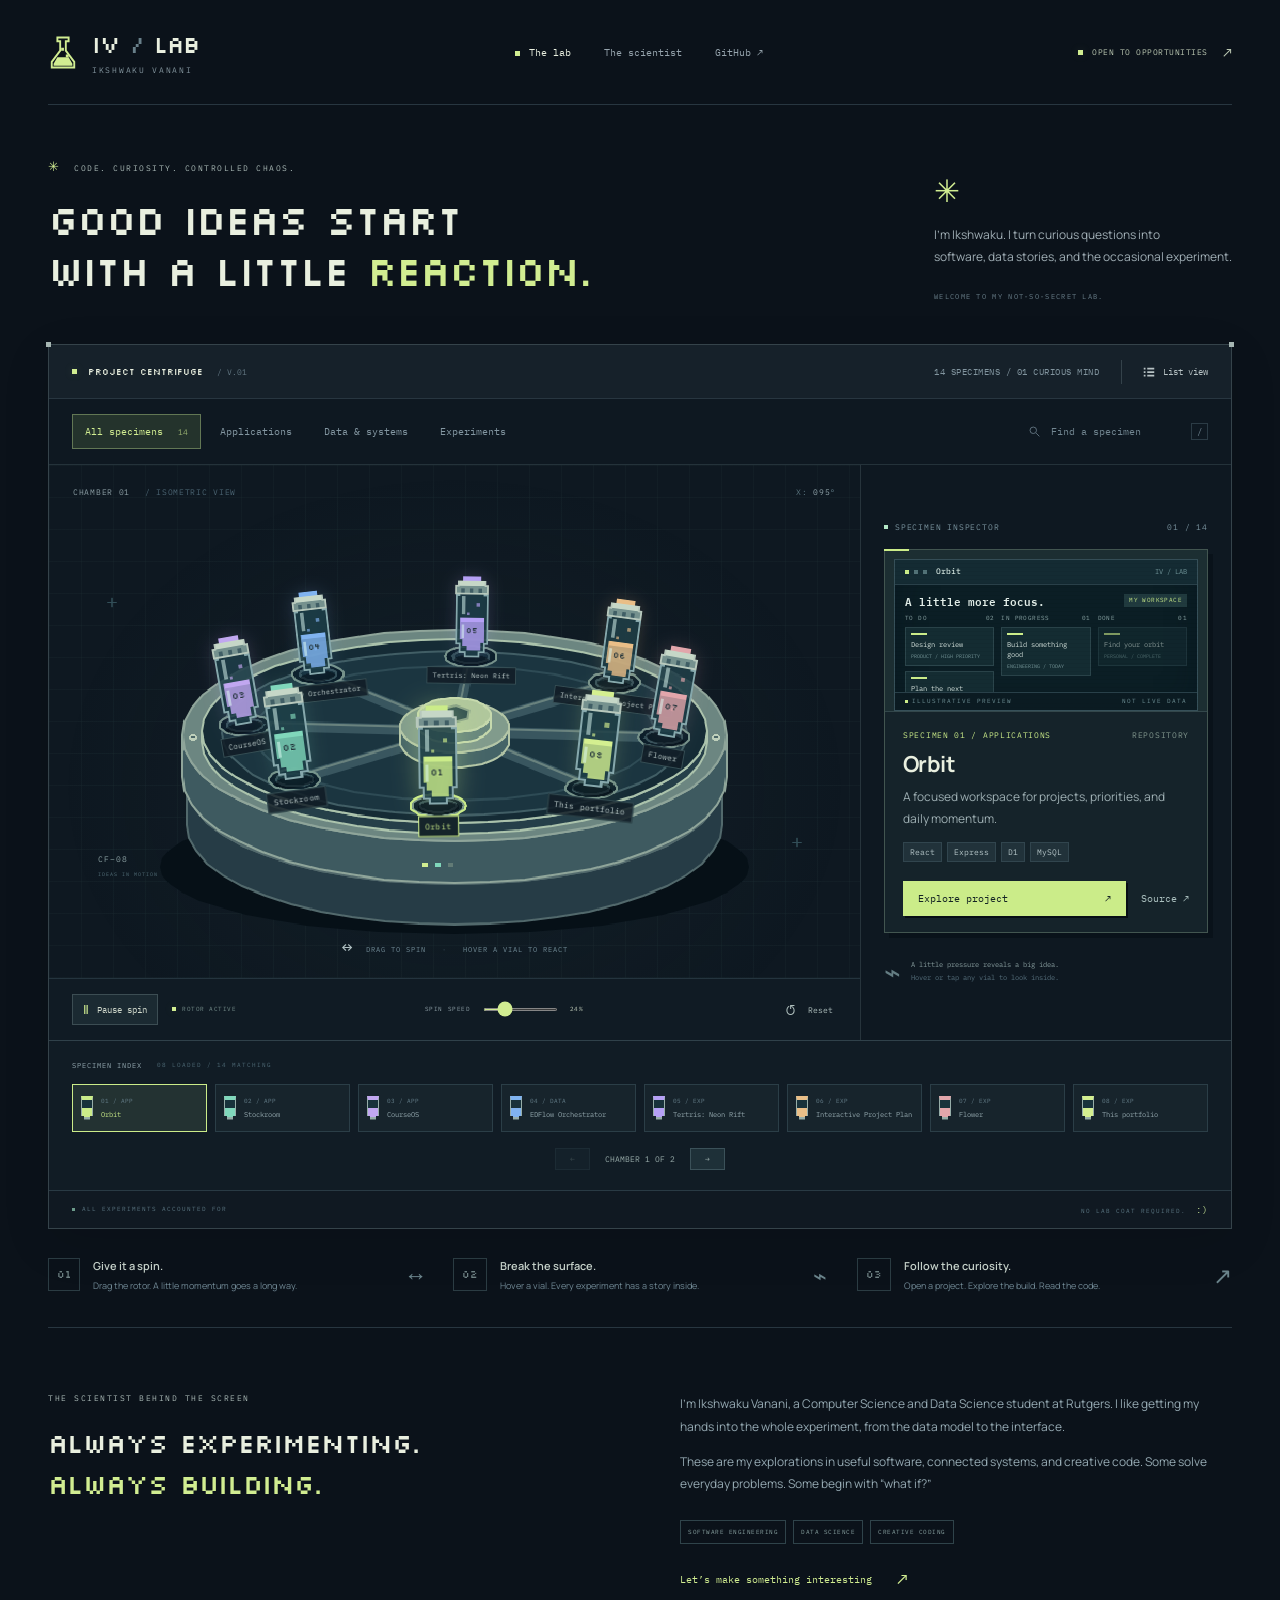
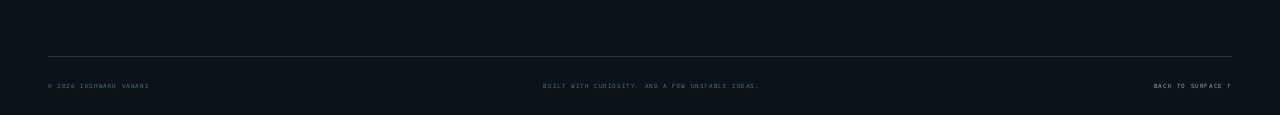
<file: index.html>
<!doctype html>
<html lang="en">
<head>
<meta charset="utf-8"><meta name="viewport" content="width=device-width,initial-scale=1"><meta name="theme-color" content="#0b121a">
<meta name="description" content="Step into Ikshwaku Vanani’s interactive pixel lab. Spin the centrifuge, crack open a vial, and discover projects in software, data, and creative code.">
<title>IV / LAB — Ideas in motion</title><link rel="icon" href="favicon.svg" type="image/svg+xml">
<link rel="preconnect" href="https://fonts.googleapis.com"><link rel="preconnect" href="https://fonts.gstatic.com" crossorigin><link href="https://fonts.googleapis.com/css2?family=IBM+Plex+Mono:wght@400;500;600&family=Manrope:wght@400;500;600;700;800&family=Silkscreen:wght@400;700&display=swap" rel="stylesheet">
<link rel="stylesheet" href="style.css"><script src="projects.js" defer></script><script src="previews.js" defer></script><script src="app.js" defer></script>
</head>
<body>
<a class="skip" href="#main">Skip to the lab</a>
<header class="site-header wrap">
<a class="brand" href="index.html" aria-label="IV Lab home"><svg class="brand-flask" viewBox="0 0 32 36" aria-hidden="true"><path d="M10 2h12v4h-3v10l9 12v6H4v-6l9-12V6h-3z" fill="none" stroke="currentColor" stroke-width="2"/><path d="M10 23h12l4 7v2H6v-2z" fill="currentColor"/><path d="M14 13h3v3h-3zM19 20h3v3h-3z" fill="currentColor"/></svg><span>IV<span class="brand-slash"> / </span>LAB<small>IKSHWAKU VANANI</small></span></a>
<nav aria-label="Main navigation"><a class="nav-active" href="#work"><i></i>The lab</a><a href="#about">The scientist</a><a href="https://github.com/IkshwakuVanani" target="_blank" rel="noopener noreferrer">GitHub ↗</a></nav>
<a class="availability" href="mailto:ikshwakuvanani@gmail.com"><i></i>OPEN TO OPPORTUNITIES <span>↗</span></a>
</header>
<main id="main">
<noscript><p class="wrap">This interactive lab needs JavaScript. You can also <a href="https://github.com/IkshwakuVanani">explore all my repositories on GitHub ↗</a>.</p></noscript>
<section class="hero wrap" id="top"><div><div class="eyebrow"><span class="tiny-cross">✳</span> CODE. CURIOSITY. CONTROLLED CHAOS.</div><h1>Good ideas start<br>with a little <span>reaction.</span></h1></div><div class="hero-note"><span class="pixel-spark" aria-hidden="true">✳</span><p>I’m Ikshwaku. I turn curious questions into<br class="desktop-break"> software, data stories, and the occasional experiment.</p><span class="mono-note">WELCOME TO MY NOT-SO-SECRET LAB.</span></div></section>
<section class="lab wrap" id="work" aria-label="Interactive project centrifuge">
<div class="lab-toolbar"><div class="lab-title"><span class="live-light"></span>PROJECT CENTRIFUGE <span class="version">/ V.01</span></div><div class="lab-toolbar-right"><span id="sample-count">LOADING SPECIMENS</span><button id="view-toggle" class="icon-button" aria-pressed="false" aria-label="Switch to project list"><svg viewBox="0 0 16 16" aria-hidden="true"><path d="M2 3h2v2H2zm4 0h8v2H6zM2 7h2v2H2zm4 0h8v2H6zM2 11h2v2H2zm4 0h8v2H6z" fill="currentColor"/></svg><span>List view</span></button></div></div>
<div class="filter-bar"><div class="filters" role="group" aria-label="Filter projects"><button class="active" data-filter="All" aria-pressed="true">All specimens <span id="all-count">14</span></button><button data-filter="Applications" aria-pressed="false">Applications</button><button data-filter="Data" aria-pressed="false">Data & systems</button><button data-filter="Experiments" aria-pressed="false">Experiments</button></div><label class="search"><svg viewBox="0 0 16 16" aria-hidden="true"><circle cx="6.5" cy="6.5" r="4" fill="none" stroke="currentColor"/><path d="m10 10 4 4" stroke="currentColor"/></svg><input id="search" type="search" aria-label="Search projects" placeholder="Find a specimen" autocomplete="off"><kbd>/</kbd></label></div>
<div class="lab-body" id="lab-body"><div class="machine-area"><div class="scene-caption"><span id="chamber-label">CHAMBER 01 <span class="muted">/ ISOMETRIC VIEW</span></span><span class="scene-coordinate">X: <b id="angle-readout">000</b>°</span></div>
<div class="scene" id="scene" aria-label="Draggable centrifuge. Drag to spin; use left and right arrows to rotate." tabindex="0" aria-describedby="scene-help"><div class="scene-cross cross-one" aria-hidden="true">+</div><div class="scene-cross cross-two" aria-hidden="true">+</div><canvas id="centrifuge" width="760" height="480" aria-hidden="true"></canvas><div id="vials" class="vials"></div><span class="machine-annotation" aria-hidden="true">CF–08<br><span>IDEAS IN MOTION</span></span><div class="scene-hint" id="scene-help"><span>↔</span> DRAG TO SPIN <i>·</i> HOVER A VIAL TO REACT</div></div>
<div class="machine-controls"><div class="motor-control"><button id="motion-toggle" class="motor-button" aria-pressed="false"><span id="motion-icon">Ⅱ</span><span id="motion-label">Pause spin</span></button><span class="motor-status"><i></i><span id="motor-state">ROTOR ACTIVE</span></span></div><label class="speed-control" for="speed">SPIN SPEED <input id="speed" type="range" min="0" max="100" value="24" aria-label="Spin speed"><span id="speed-value">24%</span></label><button id="reset" class="reset-button" aria-label="Reset centrifuge position and speed">↺ <span>Reset</span></button></div></div>
<aside class="viewer" id="viewer" aria-label="Selected project preview"><div class="viewer-eyebrow"><span><i></i> SPECIMEN INSPECTOR</span><span id="viewer-number">01 / 14</span></div><div id="project-preview"></div><div class="viewer-tip"><span>⌁</span><p>A little pressure reveals a big idea.<br><span>Hover or tap any vial to look inside.</span></p></div></aside></div>
<div id="project-list" class="project-list" hidden></div><div id="empty" class="empty" hidden><span>∅</span><h2>No specimens found.</h2><p>Try another search or category.</p><button id="clear-filters">Clear filters ↗</button></div>
<div class="specimen-shelf"><div class="shelf-label">SPECIMEN INDEX <span id="shelf-count">08 LOADED</span></div><div id="specimen-index" class="specimen-index"></div><div class="batch-controls" id="batch-controls" hidden><button id="previous-batch" aria-label="Previous set of vials">←</button><span id="batch-label"></span><button id="next-batch" aria-label="Next set of vials">→</button></div></div>
<div class="lab-status"><span><i></i> ALL EXPERIMENTS ACCOUNTED FOR</span><span>NO LAB COAT REQUIRED. <span class="status-smile">:)</span></span></div><p id="result-count" class="sr-only" role="status" aria-live="polite"></p>
</section>
<section class="instructions wrap" aria-label="How to explore"><div><span class="instruction-number">01</span><div><h2>Give it a spin.</h2><p>Drag the rotor. A little momentum goes a long way.</p></div><span class="instruction-icon" aria-hidden="true">↔</span></div><div><span class="instruction-number">02</span><div><h2>Break the surface.</h2><p>Hover a vial. Every experiment has a story inside.</p></div><span class="instruction-icon" aria-hidden="true">⌁</span></div><div><span class="instruction-number">03</span><div><h2>Follow the curiosity.</h2><p>Open a project. Explore the build. Read the code.</p></div><span class="instruction-icon" aria-hidden="true">↗</span></div></section>
<section class="about wrap" id="about"><div><div class="eyebrow">THE SCIENTIST BEHIND THE SCREEN</div><h2>Always experimenting.<br><span>Always building.</span></h2></div><div><p>I’m Ikshwaku Vanani, a Computer Science and Data Science student at Rutgers. I like getting my hands into the whole experiment, from the data model to the interface.</p><p>These are my explorations in useful software, connected systems, and creative code. Some solve everyday problems. Some begin with “what if?”</p><div class="about-tags"><span>SOFTWARE ENGINEERING</span><span>DATA SCIENCE</span><span>CREATIVE CODING</span></div><a class="contact-link" href="mailto:ikshwakuvanani@gmail.com">Let’s make something interesting <span>↗</span></a></div></section>
</main><footer class="site-footer wrap"><span>© <span id="year">2026</span> IKSHWAKU VANANI</span><span>BUILT WITH CURIOSITY. AND A FEW UNSTABLE IDEAS.</span><a href="#top">BACK TO SURFACE ↑</a></footer>
</body></html>
</file>
<file: style.css>
:root{--bg:#0b121a;--panel:#101b25;--ink:#e9efdf;--muted:#82939c;--line:#283640;--accent:#d1ed91;--mono:'IBM Plex Mono',monospace;--pixel:'Silkscreen',monospace;--sans:'Manrope',sans-serif;color-scheme:dark}*{box-sizing:border-box}html{scroll-behavior:smooth;scroll-padding-top:24px}body{margin:0;background:var(--bg);color:var(--ink);font:13px var(--sans);-webkit-font-smoothing:antialiased}body::before{content:'';position:fixed;inset:0;pointer-events:none;z-index:-1;background-image:radial-gradient(#647b8a19 .7px,transparent .7px);background-size:6px 6px}a{color:inherit;text-decoration:none}button,input{font:inherit}button{cursor:pointer;color:inherit}button,a,input{outline-offset:5px}button:focus-visible,a:focus-visible,input:focus-visible,[tabindex]:focus-visible{outline:2px solid var(--accent)}button:disabled{opacity:.3;cursor:default}::selection{background:var(--accent);color:var(--bg)}[hidden]{display:none!important}.wrap{width:min(1400px,calc(100% - 96px));margin-inline:auto}.site-header{height:105px;display:flex;align-items:center;justify-content:space-between;border-bottom:1px solid var(--line)}.brand{display:flex;align-items:center;gap:14px;font:23px var(--pixel);letter-spacing:-1px}.brand-slash{color:#687f89}.brand small{display:block;font:8px var(--mono);letter-spacing:1.7px;margin-top:6px;color:var(--muted)}.brand-flask{width:30px;height:37px;color:var(--accent)}.site-header nav{display:flex;gap:33px;font:10px var(--mono)}.site-header nav a{color:#96a4ad;transition:color .2s}.site-header nav a:hover,.site-header nav .nav-active{color:var(--ink)}.site-header nav .nav-active i{display:inline-block;width:5px;height:5px;background:var(--accent);margin-right:9px}.availability{font:8px var(--mono);letter-spacing:.5px;display:flex;align-items:center;gap:9px;color:#bcc9b3}.availability i,.live-light,.motor-status i,.lab-status i{display:inline-block;width:5px;height:5px;background:var(--accent);box-shadow:0 0 10px #d1ed9126}.availability span{font-size:15px;margin-left:6px}.hero{display:flex;justify-content:space-between;gap:35px;align-items:center;padding-block:45px 41px}.eyebrow{font:8px var(--mono);letter-spacing:1.5px;color:#a8b7b4}.tiny-cross{color:var(--accent);margin-right:7px;font-size:13px}h1,h2,h3,p{margin-top:0}h1{font:clamp(29px,3.2vw,49px)/1.24 var(--pixel);letter-spacing:-2px;margin:19px 0 0}h1 span{color:var(--accent)}.hero-note{max-width:370px;padding-top:20px}.hero-note p{font-size:12px;line-height:1.85;color:#a0aeb5;margin:14px 0 17px}.pixel-spark{font:31px var(--pixel);color:var(--accent)}.mono-note{font:7px var(--mono);letter-spacing:1.3px;color:#687d88}.lab{border:1px solid #35434a;background:#0e1821;position:relative;box-shadow:0 14px 45px #0000001a}.lab::before,.lab::after{content:'';position:absolute;width:5px;height:5px;background:#a6b6b2;z-index:1;top:-3px}.lab::before{left:-3px}.lab::after{right:-3px}.lab-toolbar{height:54px;padding:0 23px;background:#16212a;border-bottom:1px solid var(--line);display:flex;align-items:center;justify-content:space-between}.lab-title{display:flex;align-items:center;gap:11px;font:10px var(--pixel)}.version{color:#627782;font:8px var(--mono);margin-left:3px}.lab-toolbar-right{display:flex;align-items:center;gap:22px;font:8px var(--mono);color:#81949e;letter-spacing:.5px}.icon-button{display:flex;align-items:center;gap:7px;border:0;border-left:1px solid #34424a;background:none;padding:5px 0 5px 20px;font:9px var(--mono);color:#b7c2c4}.icon-button svg{width:14px;height:14px}.filter-bar{padding:15px 23px;border-bottom:1px solid #24323a;display:flex;justify-content:space-between;align-items:center;gap:15px}.filters{display:flex;align-items:center;gap:6px}.filters button{font:9px var(--mono);padding:10px 12px;background:none;border:1px solid transparent;color:#8396a1;white-space:nowrap}.filters button.active{background:#24332c;border:1px solid #627754;color:var(--accent)}.filters button:hover{color:var(--ink)}.filters button span{margin-left:9px;font-size:8px;opacity:.65}.search{display:flex;gap:10px;align-items:center;color:#6e828e}.search svg{width:13px;height:13px}.search input{width:130px;background:none;border:0;font:9px var(--mono);color:#bec9c8;outline-offset:3px;padding:5px 0}.search input::placeholder{color:#718590}.search kbd{border:1px solid #2b3b45;font:9px var(--mono);padding:2px 5px}.lab-body{display:grid;grid-template-columns:minmax(0,1fr) 355px;min-height:450px}.machine-area{min-width:0;position:relative;border-right:1px solid #27343c;background:radial-gradient(ellipse at 50% 56%,#253b3d33,transparent 68%)}.scene-caption{position:absolute;top:22px;left:24px;right:24px;display:flex;justify-content:space-between;font:7px var(--mono);letter-spacing:.7px;color:#8d9fa5;z-index:2;pointer-events:none}.muted{color:#4b6472;margin-left:9px}.scene-coordinate{color:#57717b}.scene-coordinate b{font-weight:400;color:#93a6ad}.scene{position:relative;aspect-ratio:760/480;width:100%;touch-action:pan-y;cursor:grab;isolation:isolate;background:linear-gradient(#2e4a4a22 1px,transparent 1px),linear-gradient(90deg,#2e4a4a22 1px,transparent 1px);background-size:32px 32px;overflow:hidden}.scene.dragging{cursor:grabbing}.scene canvas{position:absolute;inset:0;width:100%;height:100%;image-rendering:pixelated;pointer-events:none}.vials{position:absolute;inset:0;pointer-events:none}.vial{--vial-color:#d1ed91;position:absolute;border:0;background:none;padding:0;width:55px;height:113px;transform-origin:50% 100%;pointer-events:auto;cursor:pointer;will-change:transform;isolation:isolate}.vial svg{width:100%;height:100%;overflow:visible;filter:drop-shadow(0 0 9px color-mix(in srgb,var(--vial-color) 18%,transparent));shape-rendering:crispEdges}.vial-glass{fill:#1b3b45;fill-opacity:.85}.vial-liquid{fill:var(--vial-color);opacity:.8}.vial-shine{fill:#e1fff8;opacity:.5}.vial-cap{transform-origin:28px 26px;transition:transform .25s steps(4)}.vial-cracks{opacity:0;transition:opacity .1s}.vial-screen{opacity:0;transition:opacity .15s}.vial-shards{opacity:0;transition:transform .25s steps(4),opacity .2s}.vial.selected svg{filter:drop-shadow(0 0 12px color-mix(in srgb,var(--vial-color) 35%,transparent))}.vial.cracked .vial-cap{transform:translate(-7px,-11px) rotate(-14deg)}.vial.cracked .vial-cracks,.vial.cracked .vial-shards,.vial.cracked .vial-screen{opacity:1}.vial.cracked .vial-shards{transform:translate(6px,-4px)}.vial-label{display:block;position:absolute;left:50%;bottom:-21px;transform:translateX(-50%);font:8px var(--mono);padding:4px 6px;white-space:nowrap;background:#101c25d9;color:#bbc9c8;border:1px solid #344c52;pointer-events:none;max-width:155px;overflow:hidden;text-overflow:ellipsis}.vial.selected .vial-label{color:var(--vial-color);border-color:var(--vial-color);background:#15242a}.vial-number{position:absolute;top:58%;left:0;width:100%;text-align:center;font:9px var(--pixel);color:#203239;pointer-events:none}.vial.cracked .vial-number{opacity:0}.scene-cross{position:absolute;font:20px var(--mono);color:#324e58;pointer-events:none}.cross-one{left:7%;top:24%}.cross-two{right:7%;bottom:24%}.machine-annotation{position:absolute;left:6%;bottom:19%;font:8px var(--mono);color:#8a9fa1;letter-spacing:1px;line-height:1.7;pointer-events:none}.machine-annotation span{font-size:5px;color:#536f79}.scene-hint{position:absolute;bottom:20px;left:0;width:100%;text-align:center;pointer-events:none;font:7px var(--mono);letter-spacing:1px;color:#718b96}.scene-hint>span{font-size:17px;color:#b3c3c5;margin-right:8px;vertical-align:-1px}.scene-hint i{font-style:normal;color:#3f5761;margin-inline:11px}.machine-controls{height:62px;padding:0 23px;display:flex;align-items:center;justify-content:space-between;gap:12px;border-top:1px solid #24343e;background:#101b24}.motor-control{display:flex;align-items:center;gap:14px}.motor-button{display:flex;align-items:center;gap:8px;background:#1b2a32;border:1px solid #3c4d53;padding:7px 10px;font:9px var(--mono);color:#d1d9cc}.motor-button>span:first-child{color:var(--accent);font-size:12px}.motor-status{font:6px var(--mono);letter-spacing:.5px;color:#758d8a;display:flex;align-items:center;gap:6px}.motor-status i{width:4px;height:4px}.speed-control{display:flex;align-items:center;gap:10px;font:6px var(--mono);letter-spacing:.6px;color:#8c9da4}.speed-control input{width:75px;accent-color:var(--accent);height:3px;cursor:pointer}.speed-control>span{width:24px;color:#c2cdba}.reset-button{font:15px var(--mono);color:#b0c0be;border:0;background:none;padding:4px}.reset-button span{font-size:8px;vertical-align:2px;margin-left:4px}.viewer{padding:23px 23px 16px;align-self:center;min-width:0}.viewer-eyebrow{display:flex;justify-content:space-between;font:7px var(--mono);letter-spacing:.8px;color:#79929d;margin-bottom:17px}.viewer-eyebrow>span:first-child{display:flex;align-items:center;gap:7px}.viewer-eyebrow i{height:4px;width:4px;background:#b3e6c6}.project-card{--project-color:var(--accent);border:1px solid #425550;background:#15232a;box-shadow:5px 5px 0 #09121a;position:relative;animation:reveal .23s steps(5)}.project-card::before{content:'';position:absolute;top:-1px;left:-1px;width:25px;height:2px;background:var(--project-color);z-index:3}.preview-display{padding:9px 9px 0;background:#1c2e32;border-bottom:1px solid #33474b;position:relative}.preview-display::after{content:'';position:absolute;inset:9px 9px 0;pointer-events:none;background:repeating-linear-gradient(0deg,transparent 0 3px,#00000008 3px 4px);z-index:2}.project-card-body{padding:18px 18px 16px}.specimen-meta{display:flex;justify-content:space-between;font:7px var(--mono);letter-spacing:.7px;color:var(--project-color);margin-bottom:11px}.specimen-meta span:last-child{color:#81968d}.project-card h2{font:700 22px var(--sans);letter-spacing:-.6px;margin:0 0 9px;line-height:1.2}.project-card p{color:#9eafb3;font-size:10px;line-height:1.8;margin-bottom:13px;min-height:36px}.stack{display:flex;flex-wrap:wrap;gap:5px;margin:0 0 19px}.stack span{font:6px var(--mono);color:#b4c4c7;background:#21323a;border:1px solid #31454e;padding:4px 6px}.project-card-actions{display:flex;align-items:center;gap:15px}.open-project{padding:10px 14px;background:var(--project-color);color:#142324;font:8px var(--mono);display:inline-flex;align-items:center;justify-content:space-between;gap:25px;flex:1;border:1px solid transparent;box-shadow:2px 2px 0 #070e15}.open-project:hover{filter:brightness(1.1)}.source-link{font:8px var(--mono);white-space:nowrap;color:#aabfbe}.viewer-tip{display:flex;align-items:center;gap:10px;margin-top:19px}.viewer-tip>span{font-size:28px;color:#647d83}.viewer-tip p{font:6px/1.9 var(--mono);color:#879c9d;margin:0}.viewer-tip p span{color:#556e7b}.specimen-shelf{border-top:1px solid #30414a;padding:20px 23px;background:#111c25}.shelf-label{display:flex;gap:15px;align-items:center;font:7px var(--mono);letter-spacing:1px;color:#93a7af;margin-bottom:14px}.shelf-label span{color:#4d6874;font-size:6px}.specimen-index{display:grid;grid-template-columns:repeat(8,minmax(0,1fr));gap:8px}.specimen-slot{--vial-color:var(--accent);display:flex;align-items:center;gap:8px;min-width:0;text-align:left;background:#17242c;border:1px solid #2b3e47;padding:11px 8px;color:#93a7ad;position:relative}.specimen-slot:hover{border-color:var(--vial-color);color:var(--ink)}.specimen-slot.selected{border-color:var(--vial-color);background:color-mix(in srgb,var(--vial-color) 8%,#14222a)}.slot-icon{width:12px;height:24px;flex-shrink:0}.slot-info{min-width:0;display:block}.slot-info small{display:block;font:6px var(--mono);color:#637c87;margin-bottom:5px}.slot-info b{display:block;font:7px var(--mono);white-space:nowrap;overflow:hidden;text-overflow:ellipsis}.specimen-slot.selected .slot-info b{color:var(--vial-color)}.lab-status{padding:13px 23px;border-top:1px solid #293a44;display:flex;justify-content:space-between;font:6px var(--mono);letter-spacing:1px;color:#5a7581;background:#101922}.lab-status>span:first-child{display:flex;align-items:center;gap:7px}.lab-status i{width:3px;height:3px;background:#6b9a8a;box-shadow:none}.status-smile{color:#c2df93;font-size:9px;padding-left:5px}.instructions{display:grid;grid-template-columns:repeat(3,1fr);padding-block:29px 35px;border-bottom:1px solid var(--line);gap:30px}.instructions>div{display:flex;align-items:center;gap:13px}.instruction-number{font:10px var(--pixel);color:#6e8183;border:1px solid #2b3c43;padding:9px 8px}.instructions h2{font:600 11px var(--sans);margin:0 0 6px;color:#c7d3cb}.instructions p{font-size:9px;color:#708894;margin:0;line-height:1.5}.instruction-icon{margin-left:auto;font:23px var(--pixel);color:#6b858c}.about{padding-block:65px;display:grid;grid-template-columns:1fr 1fr;gap:80px;align-items:start}.about h2{font:27px/1.5 var(--pixel);letter-spacing:-1px;margin:20px 0}.about h2 span{color:var(--accent)}.about p{font:12px/1.9 var(--sans);color:#95a9b2;max-width:580px}.about-tags{display:flex;gap:7px;flex-wrap:wrap;margin:24px 0}.about-tags span{font:6px var(--mono);color:#869f9e;letter-spacing:.5px;border:1px solid #2f434a;padding:7px}.contact-link{font:10px var(--mono);color:var(--accent);display:inline-flex;gap:25px;align-items:center}.contact-link span{font-size:18px}.site-footer{display:flex;justify-content:space-between;gap:20px;padding-block:25px;border-top:1px solid var(--line);font:6px var(--mono);letter-spacing:.6px;color:#5b7582}.site-footer a{color:#a2b3ad}.batch-controls{display:flex;justify-content:center;align-items:center;gap:15px;margin-top:16px;font:8px var(--mono);color:#98aba9}.batch-controls button{border:1px solid #3b5159;background:#1e3038;padding:5px 14px}.empty{text-align:center;padding:70px 20px;border-bottom:1px solid var(--line)}.empty>span{font-size:35px;color:var(--accent)}.empty h2{font:18px var(--pixel);margin:18px 0}.empty p{color:var(--muted)}.empty button{padding:10px 15px;background:var(--accent);border:0;color:var(--bg);font:10px var(--mono)}.project-list{display:grid;grid-template-columns:repeat(3,minmax(0,1fr));gap:20px;padding:25px}.project-list .project-card{height:100%}.project-list .project-card-body{display:flex;flex-direction:column}.project-list .project-card p{min-height:54px}.sr-only,.skip:not(:focus){position:absolute;width:1px;height:1px;padding:0;overflow:hidden;clip:rect(0,0,0,0);white-space:nowrap;border:0}.skip:focus{position:fixed;top:10px;left:10px;z-index:100;padding:15px;background:var(--accent);color:var(--bg)}@keyframes reveal{from{opacity:.6;transform:translateY(4px) scale(.985)}to{opacity:1;transform:translateY(0) scale(1)}}
@media(min-width:1600px){.hero{padding-block:55px}.lab-body{grid-template-columns:minmax(0,1fr) 385px}.viewer{padding:27px}.project-card p{font-size:12px}.project-card h2{font-size:26px}.viewer-tip p{font-size:8px}.stack span{font-size:8px}.open-project,.source-link{font-size:10px}.specimen-meta{font-size:8px}.vial{width:65px;height:133px}}
@media(max-width:1150px){.wrap{width:calc(100% - 56px)}.availability{font-size:7px}.hero{gap:20px}.hero-note{max-width:300px}.hero-note p{font-size:11px}.lab-body{grid-template-columns:minmax(0,1fr) 300px}.viewer{padding:18px}.motor-status{display:none}.speed-control{gap:6px}.speed-control input{width:55px}.machine-controls{padding-inline:16px}.vial{width:44px;height:94px}.vial-label{font-size:6px;bottom:-17px}.specimen-slot{padding:10px 6px;gap:6px}.slot-info b{font-size:6px}.instructions{gap:18px}.instruction-icon{display:none}.about{gap:45px}.scene-hint{font-size:6px;letter-spacing:.3px;bottom:13px}.scene-caption{font-size:6px;left:18px;right:18px;top:18px}.machine-annotation{font-size:6px}.machine-annotation span{font-size:4px}.search input{width:115px}.filters button{font-size:8px;padding:9px}.site-header nav{gap:22px}}
@media(max-width:900px){.availability{display:none}.hero{align-items:flex-start}.hero-note{max-width:255px;padding-top:27px}.hero-note p{font-size:10px}.hero .eyebrow{font-size:7px;letter-spacing:1px}h1{font-size:29px}.hero-note .mono-note{font-size:6px;letter-spacing:.5px}.pixel-spark{font-size:23px}.lab-body{grid-template-columns:minmax(0,1fr) 275px}.viewer{padding:15px}.scene{aspect-ratio:760/550;min-height:325px}.scene canvas{top:25px;height:auto;aspect-ratio:760/480}.vials{top:25px;height:auto;aspect-ratio:760/480;bottom:auto}.vial{width:37px;height:80px}.scene-caption .muted{display:none}.scene-hint{font-size:5px}.scene-hint>span{font-size:12px;margin-right:4px}.scene-hint i{margin-inline:4px}.machine-controls{gap:5px;flex-wrap:wrap;justify-content:center;height:65px;padding:10px}.speed-control{font-size:5px}.reset-button span{display:none}.motor-button{font-size:7px;padding:6px}.lab-body{min-height:0}.specimen-index{grid-template-columns:repeat(4,minmax(0,1fr))}.slot-info b{font-size:8px}.slot-info small{font-size:6px}.specimen-slot{padding:10px;gap:10px}.viewer-tip p{font-size:5px}.project-card h2{font-size:19px}.project-card-body{padding:15px}.project-card p{font-size:9px}.project-card-actions{gap:12px}.open-project{gap:12px;padding:9px 10px;font-size:7px}.source-link{font-size:7px}.filter-bar{padding:12px 16px}.lab-toolbar{padding-inline:16px}.filters button{padding:8px 7px;font-size:7px}.search input{width:100px;font-size:8px}.project-list{grid-template-columns:repeat(2,minmax(0,1fr))}.about h2{font-size:22px}.about p{font-size:11px}.instructions p{font-size:8px}.instruction-number{font-size:8px;padding:8px 6px}.instructions h2{font-size:10px}.instructions>div{gap:9px}.site-footer{font-size:5px}}
@media(max-width:680px){.wrap{width:calc(100% - 32px)}.site-header{height:80px}.brand{font-size:19px;gap:9px}.brand-flask{width:23px}.brand small{font-size:6px;letter-spacing:1px}.site-header nav{gap:17px;font-size:8px}.site-header nav a:nth-child(2){display:none}.hero{display:block;padding-block:31px 29px}.hero .eyebrow{font-size:6px}.hero h1{font-size:clamp(24px,6.7vw,40px);letter-spacing:-1.2px;margin-top:15px}.hero-note{max-width:none;display:flex;gap:14px;align-items:center;padding-top:19px}.hero-note p{font-size:10px;margin:0;line-height:1.8;max-width:320px}.hero-note .mono-note{display:none}.pixel-spark{font-size:25px}.desktop-break{display:none}.lab-toolbar{height:48px;padding-inline:13px}.lab-title{font-size:8px;gap:8px}.version{display:none}.lab-toolbar-right{gap:10px;font-size:6px}.icon-button{font-size:7px;padding-left:10px;gap:5px}.icon-button svg{width:11px}.filter-bar{flex-wrap:wrap;padding:12px;gap:12px}.filters{width:100%;justify-content:space-between;gap:3px}.filters button{font-size:7px;padding:8px 6px}.filters button span{margin-left:4px;font-size:6px}.search{width:100%;border:1px solid #2a3a43;padding:5px 9px;gap:8px}.search input{width:100%;font-size:9px}.search kbd{display:none}.lab-body{grid-template-columns:1fr}.machine-area{border-right:0;border-bottom:1px solid #2a3c43}.scene{aspect-ratio:760/500;min-height:260px}.scene canvas{top:0}.vials{top:0}.vial{width:39px;height:83px}.vial-label{font-size:6px}.scene-caption{top:16px;left:16px;right:16px;font-size:6px}.scene-caption .muted{display:inline;margin-left:5px}.scene-hint{font-size:6px;bottom:13px}.machine-annotation{font-size:6px;bottom:17%}.machine-controls{height:54px;flex-wrap:nowrap;justify-content:space-between;padding-inline:14px;gap:10px}.motor-button{font-size:8px}.speed-control{font-size:6px;gap:7px}.speed-control input{width:60px}.reset-button span{display:inline;font-size:7px}.viewer{padding:21px;width:100%;max-width:460px;justify-self:center}.viewer-eyebrow{font-size:7px}.project-card h2{font-size:24px}.project-card p{font-size:11px;min-height:0}.project-card-body{padding:18px}.stack span{font-size:7px}.specimen-meta{font-size:8px}.open-project,.source-link{font-size:9px}.open-project{padding:12px 14px}.viewer-tip{margin-top:15px}.viewer-tip p{font-size:6px}.specimen-shelf{padding:17px 14px}.specimen-index{gap:6px}.specimen-slot{padding:9px 6px;gap:5px}.slot-info b{font-size:6px}.slot-icon{width:10px;height:22px}.shelf-label{font-size:7px}.lab-status{padding:12px;font-size:5px;letter-spacing:.25px}.lab-status>span:last-child{font-size:4px}.instructions{grid-template-columns:1fr;padding-block:25px;gap:19px}.instructions h2{font-size:12px}.instructions p{font-size:10px}.instructions>div{gap:14px}.instruction-number{font-size:10px;padding:10px}.instruction-icon{display:block;font-size:21px;margin-right:5px}.about{grid-template-columns:1fr;padding-block:39px;gap:15px}.about h2{font-size:24px;margin:17px 0 8px}.about p{font-size:12px}.about .eyebrow{font-size:7px}.about-tags span{font-size:6px}.site-footer{flex-wrap:wrap;font-size:6px;padding-block:22px;gap:18px}.site-footer>span:nth-child(2){display:none}.project-list{grid-template-columns:1fr;padding:18px}.project-list .project-card p{min-height:0}}
@media(prefers-reduced-motion:reduce){html{scroll-behavior:auto}*,*::before,*::after{animation:none!important;transition:none!important}}
/* Keep the instrument balanced with the inspector on wide benches. */
@media(min-width:901px){.scene{max-width:820px;margin-inline:auto}.lab-body{grid-template-columns:minmax(0,1fr) 370px}.project-card p{font-size:12px}.stack span{font-size:8px}.open-project,.source-link{font-size:10px}.specimen-meta{font-size:8px}.viewer-tip p{font-size:7px}.viewer-eyebrow{font-size:8px}.lab-toolbar-right,.lab-title{font-size:9px}.scene-caption{font-size:8px}.filters button,.search input{font-size:10px}}
.specimen-slot.active{border-color:var(--vial-color);background:color-mix(in srgb,var(--vial-color) 8%,#14222a)}.specimen-slot.active .slot-info b{color:var(--vial-color)}.slot-icon{display:block;border:1px solid #96ada8;border-top:4px solid var(--vial-color);border-bottom:3px solid #96ada8;background:linear-gradient(to top,var(--vial-color) 0 55%,#18323b 55%);box-shadow:2px 2px 0 #06141b;clip-path:polygon(0 0,100% 0,100% 85%,75% 85%,75% 100%,25% 100%,25% 85%,0 85%)}
@media(max-width:680px){.vial:not(.selected) .vial-label{opacity:0}.vial.selected .vial-label{font-size:7px;max-width:135px}.lab-toolbar-right>span{max-width:105px;line-height:1.6}.lab-title{max-width:135px;line-height:1.5}.slot-info b{font-size:7px}.specimen-slot{min-height:44px}.motor-button,.reset-button{min-height:32px}.scene-hint{font-size:5px}.vial{min-width:38px}}
.scene{user-select:none;-webkit-user-select:none}.scene.dragging .vial{cursor:grabbing}
.vial,.specimen-slot{-webkit-tap-highlight-color:transparent}
</file>
